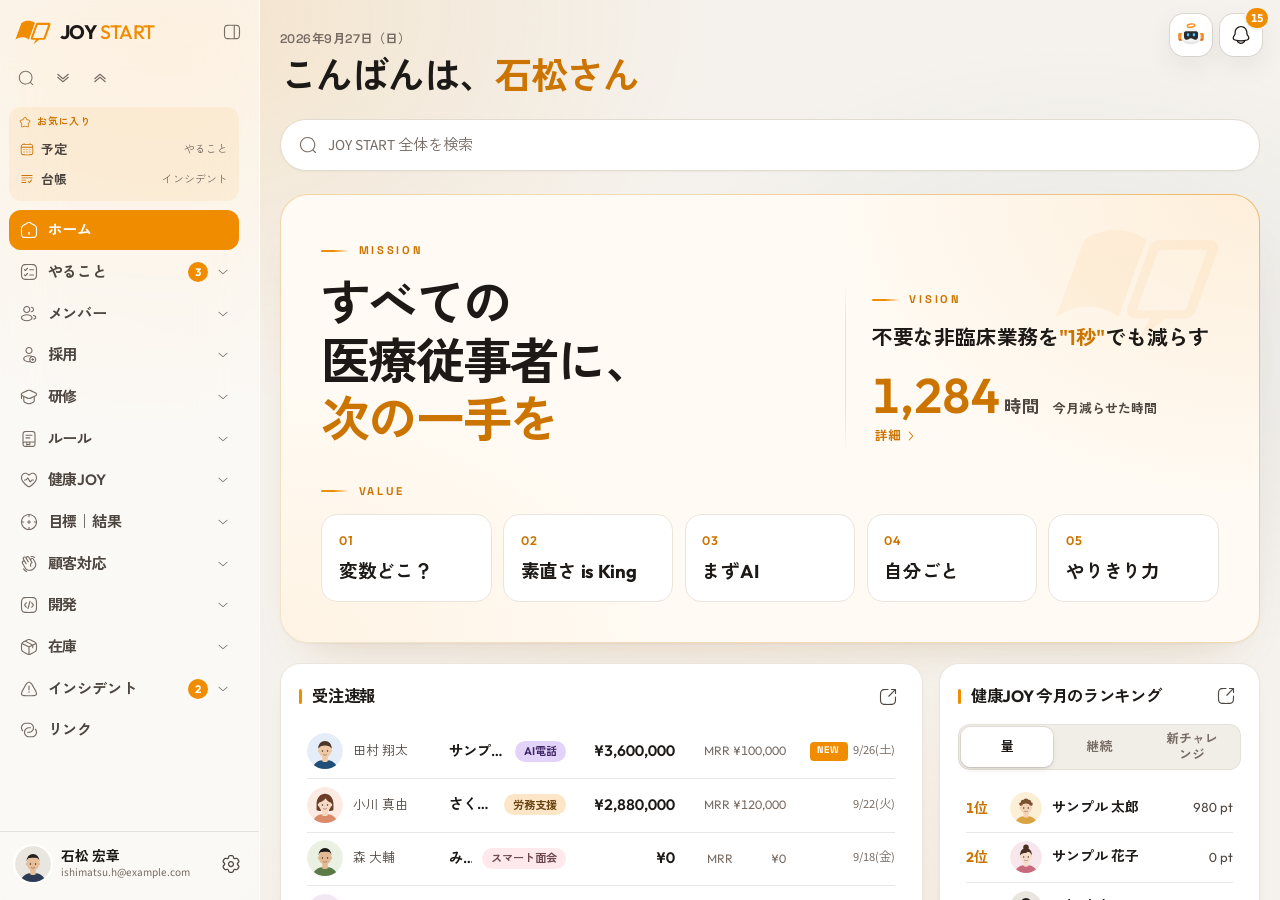
<file: joy-start-mockup.html>
<!doctype html>
<!-- Tên file CŨ của mockup. Mockup nay là index.html ⇒ chuyển sang ./#… (giữ nguyên route) để
     link cũ …/joy-start-mockup.html#/todo/… vẫn mở đúng trang. -->
<html lang="ja">
<head>
<meta charset="utf-8">
<meta name="viewport" content="width=device-width, initial-scale=1">
<meta name="color-scheme" content="light dark">
<meta name="robots" content="noindex, nofollow">
<title>JOY START</title>
<script>location.replace((location.protocol === 'file:' ? 'index.html' : './') + location.hash);</script>
<meta http-equiv="refresh" content="0; url=./">
</head>
<body><a href="./">JOY START</a></body>
</html>
</file>
